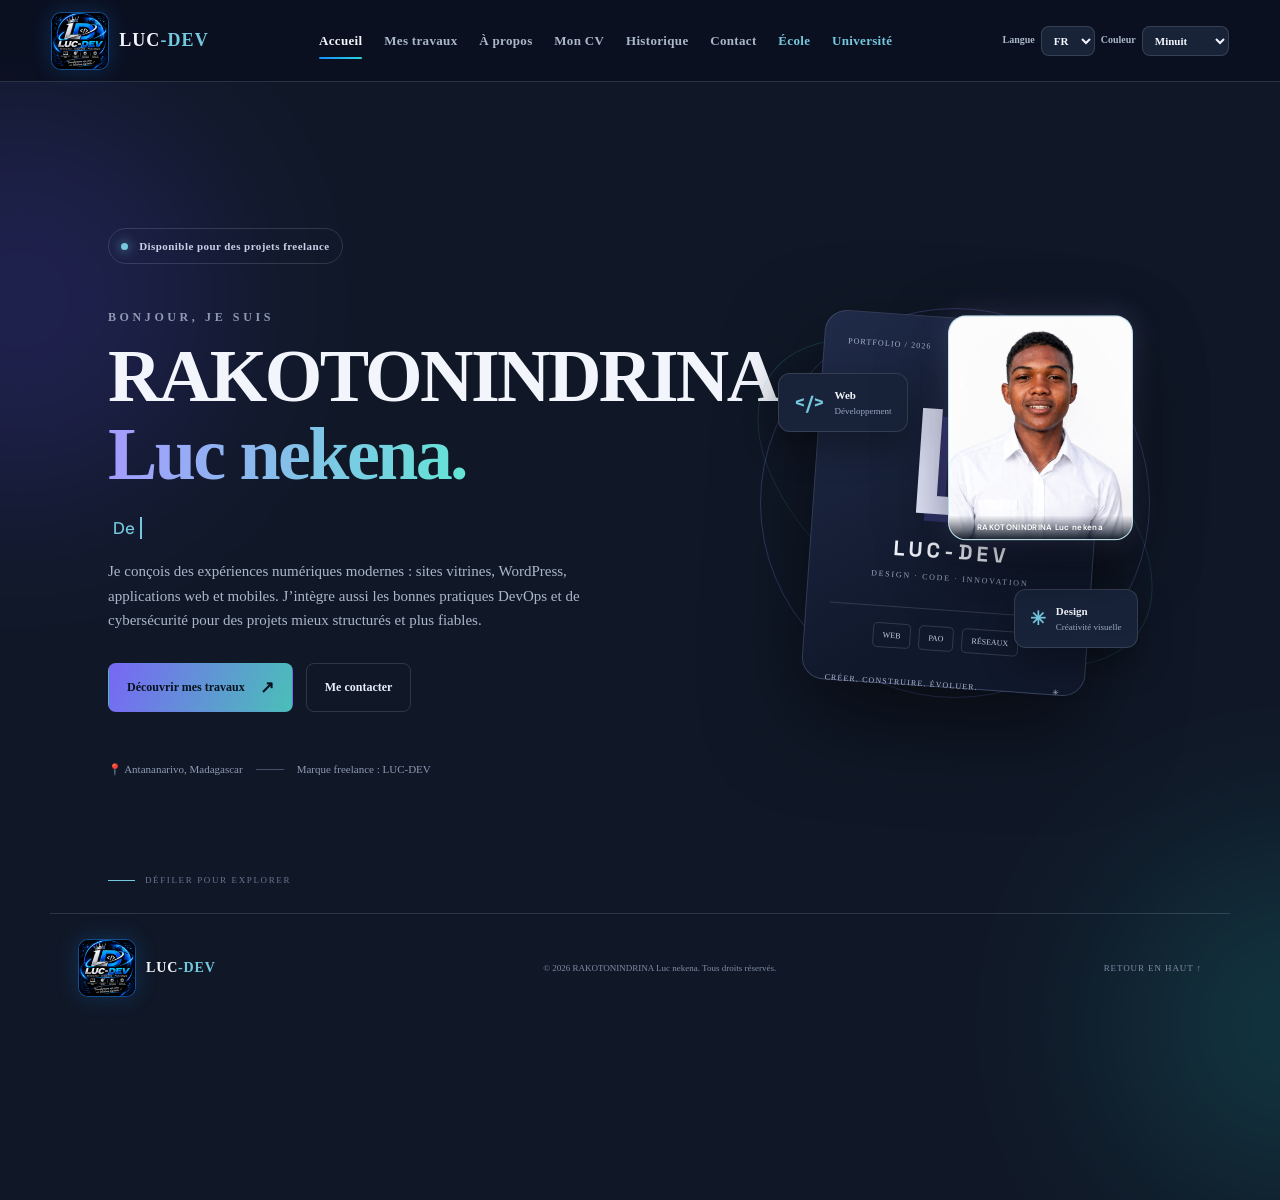
<file: index.html>
<!doctype html>
<html lang="fr">
<head>
  <meta charset="utf-8">
  <meta name="viewport" content="width=device-width, initial-scale=1">
  <meta name="theme-color" content="#0b1020">
  <meta name="description" content="Portfolio de RAKOTONINDRINA Luc nekena — développeur web, infographiste et freelance LUC-DEV à Madagascar.">
  <title>RAKOTONINDRINA Luc nekena | Accueil LUC-DEV</title>
  <link rel="preconnect" href="https://fonts.googleapis.com">
  <link rel="preconnect" href="https://fonts.gstatic.com" crossorigin>
  <link href="https://fonts.googleapis.com/css2?family=DM+Sans:wght@400;500;600;700&family=Space+Grotesk:wght@400;500;600;700&display=swap" rel="stylesheet">
  <link rel="stylesheet" href="style.css">
</head>
<body>
<div class="ambient ambient-one"></div><div class="ambient ambient-two"></div>
  <header class="topbar">
    <a class="brand" href="index.html" aria-label="Accueil LUC-DEV"><img class="brand-logo" src="assets/luc-dev-logo.png" alt="Logo LUC-DEV"><span class="brand-wordmark">LUC<span class="brand-accent">-DEV</span></span></a>
    <button class="menu-toggle" id="menuToggle" aria-label="Ouvrir le menu" aria-expanded="false"><span></span><span></span><span></span></button>
    <nav id="mainNav">
      <a href="index.html" class="nav-link active" aria-current="page">Accueil</a>
      <a href="travaux.html" class="nav-link">Mes travaux</a>
      <a href="apropos.html" class="nav-link">À propos</a>
      <a href="cv.html" class="nav-link">Mon CV</a>
      <a href="historique.html" class="nav-link">Historique</a>
      <a href="contact.html" class="nav-link">Contact</a>
      <a href="https://www.facebook.com/sitraka.h.rasoanaivo" class="nav-link school-link" target="_blank" rel="noopener noreferrer">École</a>
      <a href="https://www.facebook.com/University.Akamasoa" class="nav-link school-link" target="_blank" rel="noopener noreferrer">Université</a>
    </nav>
    <div class="site-controls" aria-label="Préférences du site">
      <label class="control-label" for="languageSelect">Langue</label>
      <select id="languageSelect" aria-label="Choose language"><option value="fr">FR</option><option value="en">EN</option></select>
      <label class="control-label" for="themeSelect">Couleur</label>
      <select id="themeSelect" aria-label="Choisir une couleur">
        <option value="midnight">Minuit</option><option value="ocean">Océan</option><option value="forest">Forêt</option><option value="lavender">Lavande</option><option value="sand">Sable</option><option value="rose">Rose doux</option><option value="slate">Ardoise</option><option value="mint">Menthe</option><option value="amber">Ambre</option><option value="plum">Prune</option><option value="ice">Glacier</option><option value="graphite">Graphite</option>
      </select>
    </div>
  </header>
  <main class="page-main">
    <section class="hero section" id="accueil">
      <div class="hero-copy">
        <div class="eyebrow"><span class="status-dot"></span> Disponible pour des projets freelance</div>
        <p class="hero-kicker">BONJOUR, JE SUIS</p>
        <h1>RAKOTONINDRINA<br><span class="gradient-text">Luc nekena.</span></h1>
        <h2 class="typing-line" data-typing="DevOps|Cybersécurité|Développement web|WordPress|Applications web & mobiles">DevOps <span>·</span> Cybersécurité <span>·</span> Développement web</h2>
        <p class="hero-description">Je conçois des expériences numériques modernes : sites vitrines, WordPress, applications web et mobiles. J’intègre aussi les bonnes pratiques DevOps et de cybersécurité pour des projets mieux structurés et plus fiables.</p>
        <div class="hero-actions">
          <a class="button button-primary" href="travaux.html">Découvrir mes travaux <span>↗</span></a>
          <a class="button button-ghost" href="contact.html">Me contacter</a>
        </div>
        <div class="hero-meta"><span>📍 Antananarivo, Madagascar</span><span class="meta-line"></span><span>Marque freelance : LUC-DEV</span></div>
      </div>
      <div class="hero-visual">
        <div class="visual-orbit orbit-a"></div><div class="visual-orbit orbit-b"></div>
        <div class="portrait-frame mirror-portrait"><img src="assets/luc-profile.png" alt="Photo de profil de RAKOTONINDRINA Luc nekena"><span class="portrait-caption">RAKOTONINDRINA Luc nekena</span></div>
        <div class="profile-card">
          <div class="profile-top"><span class="tiny-label">PORTFOLIO / 2026</span><span class="online-indicator">● EN LIGNE</span></div>
          <div class="monogram">L<span>.</span></div>
          <div class="profile-name">LUC-DEV</div>
          <div class="profile-role">DESIGN · CODE · INNOVATION</div>
          <div class="profile-divider"></div>
          <div class="profile-tags"><span>WEB</span><span>PAO</span><span>RÉSEAUX</span></div>
          <div class="profile-bottom"><span>CRÉER. CONSTRUIRE. ÉVOLUER.</span><span>✳</span></div>
        </div>
        <div class="float-chip chip-code"><span class="chip-icon">&lt;/&gt;</span><span><b>Web</b><small>Développement</small></span></div>
        <div class="float-chip chip-design"><span class="chip-icon">✳</span><span><b>Design</b><small>Créativité visuelle</small></span></div>
      </div>
      <a class="scroll-cue" href="#travaux"><span></span> DÉFILER POUR EXPLORER</a>
    </section>
  </main>
  <footer class="footer"><a class="brand" href="index.html"><img class="brand-logo" src="assets/luc-dev-logo.png" alt="Logo LUC-DEV"><span class="brand-wordmark">LUC<span class="brand-accent">-DEV</span></span></a><p>© <span id="year"></span> RAKOTONINDRINA Luc nekena. Tous droits réservés.</p><a href="index.html" class="back-top">RETOUR EN HAUT ↑</a></footer>
  <script src="script.js"></script>

</body>
</html>
</file>
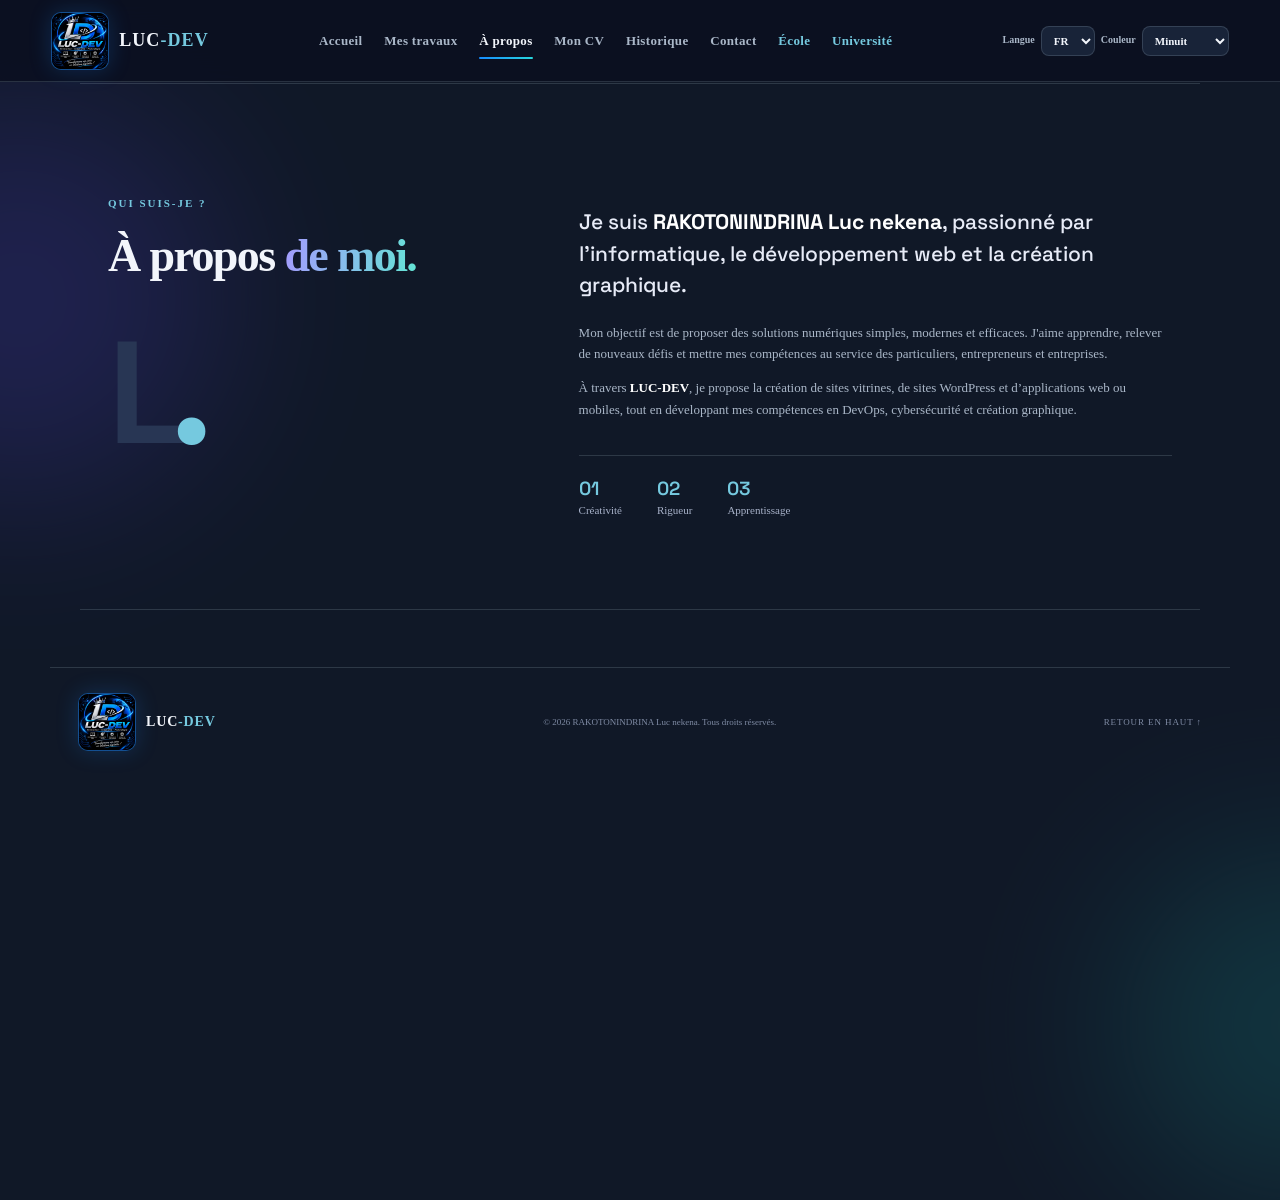
<file: apropos.html>
<!doctype html>
<html lang="fr">
<head>
  <meta charset="utf-8">
  <meta name="viewport" content="width=device-width, initial-scale=1">
  <meta name="theme-color" content="#0b1020">
  <meta name="description" content="Portfolio de RAKOTONINDRINA Luc nekena — développeur web, infographiste et freelance LUC-DEV à Madagascar.">
  <title>À propos | LUC-DEV</title>
  <link rel="preconnect" href="https://fonts.googleapis.com">
  <link rel="preconnect" href="https://fonts.gstatic.com" crossorigin>
  <link href="https://fonts.googleapis.com/css2?family=DM+Sans:wght@400;500;600;700&family=Space+Grotesk:wght@400;500;600;700&display=swap" rel="stylesheet">
  <link rel="stylesheet" href="style.css">
</head>
<body>
<div class="ambient ambient-one"></div><div class="ambient ambient-two"></div>
  <header class="topbar">
    <a class="brand" href="index.html" aria-label="Accueil LUC-DEV"><img class="brand-logo" src="assets/luc-dev-logo.png" alt="Logo LUC-DEV"><span class="brand-wordmark">LUC<span class="brand-accent">-DEV</span></span></a>
    <button class="menu-toggle" id="menuToggle" aria-label="Ouvrir le menu" aria-expanded="false"><span></span><span></span><span></span></button>
    <nav id="mainNav">
      <a href="index.html" class="nav-link">Accueil</a>
      <a href="travaux.html" class="nav-link">Mes travaux</a>
      <a href="apropos.html" class="nav-link active" aria-current="page">À propos</a>
      <a href="cv.html" class="nav-link">Mon CV</a>
      <a href="historique.html" class="nav-link">Historique</a>
      <a href="contact.html" class="nav-link">Contact</a>
      <a href="https://www.facebook.com/sitraka.h.rasoanaivo" class="nav-link school-link" target="_blank" rel="noopener noreferrer">École</a>
      <a href="https://www.facebook.com/University.Akamasoa" class="nav-link school-link" target="_blank" rel="noopener noreferrer">Université</a>
    </nav>
    <div class="site-controls" aria-label="Préférences du site">
      <label class="control-label" for="languageSelect">Langue</label>
      <select id="languageSelect" aria-label="Choose language"><option value="fr">FR</option><option value="en">EN</option></select>
      <label class="control-label" for="themeSelect">Couleur</label>
      <select id="themeSelect" aria-label="Choisir une couleur">
        <option value="midnight">Minuit</option><option value="ocean">Océan</option><option value="forest">Forêt</option><option value="lavender">Lavande</option><option value="sand">Sable</option><option value="rose">Rose doux</option><option value="slate">Ardoise</option><option value="mint">Menthe</option><option value="amber">Ambre</option><option value="plum">Prune</option><option value="ice">Glacier</option><option value="graphite">Graphite</option>
      </select>
    </div>
  </header>
  <main class="page-main">
    <section class="section about-section" id="apropos">
      <div class="about-left"><p class="eyebrow">QUI SUIS-JE ?</p><h2>À propos <span class="gradient-text">de moi.</span></h2><div class="about-mark">L<span>.</span></div></div>
      <div class="about-content"><p class="about-lead">Je suis <strong>RAKOTONINDRINA Luc nekena</strong>, passionné par l'informatique, le développement web et la création graphique.</p><p>Mon objectif est de proposer des solutions numériques simples, modernes et efficaces. J'aime apprendre, relever de nouveaux défis et mettre mes compétences au service des particuliers, entrepreneurs et entreprises.</p><p>À travers <strong>LUC-DEV</strong>, je propose la création de sites vitrines, de sites WordPress et d’applications web ou mobiles, tout en développant mes compétences en DevOps, cybersécurité et création graphique.</p>
        <div class="values"><div><b>01</b><span>Créativité</span></div><div><b>02</b><span>Rigueur</span></div><div><b>03</b><span>Apprentissage</span></div></div>
      </div>
    </section>
  </main>
  <footer class="footer"><a class="brand" href="index.html"><img class="brand-logo" src="assets/luc-dev-logo.png" alt="Logo LUC-DEV"><span class="brand-wordmark">LUC<span class="brand-accent">-DEV</span></span></a><p>© <span id="year"></span> RAKOTONINDRINA Luc nekena. Tous droits réservés.</p><a href="index.html" class="back-top">RETOUR EN HAUT ↑</a></footer>
  <script src="script.js"></script>

</body>
</html>
</file>
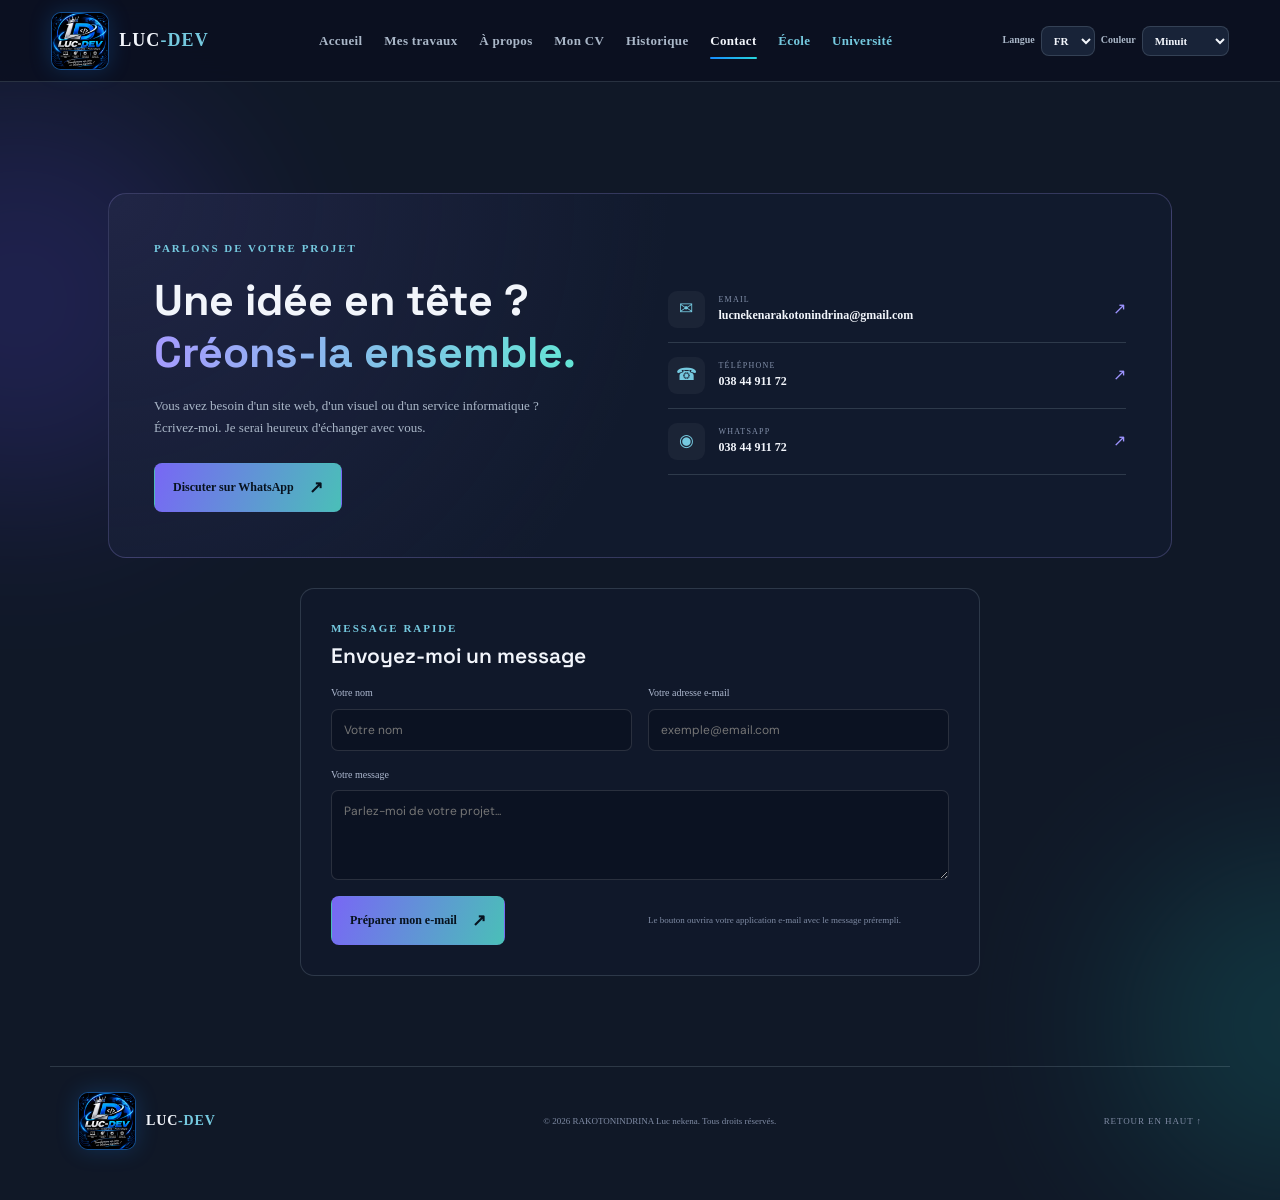
<file: contact.html>
<!doctype html>
<html lang="fr">
<head>
  <meta charset="utf-8">
  <meta name="viewport" content="width=device-width, initial-scale=1">
  <meta name="theme-color" content="#0b1020">
  <meta name="description" content="Portfolio de RAKOTONINDRINA Luc nekena — développeur web, infographiste et freelance LUC-DEV à Madagascar.">
  <title>Contact | LUC-DEV</title>
  <link rel="preconnect" href="https://fonts.googleapis.com">
  <link rel="preconnect" href="https://fonts.gstatic.com" crossorigin>
  <link href="https://fonts.googleapis.com/css2?family=DM+Sans:wght@400;500;600;700&family=Space+Grotesk:wght@400;500;600;700&display=swap" rel="stylesheet">
  <link rel="stylesheet" href="style.css">
</head>
<body>
<div class="ambient ambient-one"></div><div class="ambient ambient-two"></div>
  <header class="topbar">
    <a class="brand" href="index.html" aria-label="Accueil LUC-DEV"><img class="brand-logo" src="assets/luc-dev-logo.png" alt="Logo LUC-DEV"><span class="brand-wordmark">LUC<span class="brand-accent">-DEV</span></span></a>
    <button class="menu-toggle" id="menuToggle" aria-label="Ouvrir le menu" aria-expanded="false"><span></span><span></span><span></span></button>
    <nav id="mainNav">
      <a href="index.html" class="nav-link">Accueil</a>
      <a href="travaux.html" class="nav-link">Mes travaux</a>
      <a href="apropos.html" class="nav-link">À propos</a>
      <a href="cv.html" class="nav-link">Mon CV</a>
      <a href="historique.html" class="nav-link">Historique</a>
      <a href="contact.html" class="nav-link active" aria-current="page">Contact</a>
      <a href="https://www.facebook.com/sitraka.h.rasoanaivo" class="nav-link school-link" target="_blank" rel="noopener noreferrer">École</a>
      <a href="https://www.facebook.com/University.Akamasoa" class="nav-link school-link" target="_blank" rel="noopener noreferrer">Université</a>
    </nav>
    <div class="site-controls" aria-label="Préférences du site">
      <label class="control-label" for="languageSelect">Langue</label>
      <select id="languageSelect" aria-label="Choose language"><option value="fr">FR</option><option value="en">EN</option></select>
      <label class="control-label" for="themeSelect">Couleur</label>
      <select id="themeSelect" aria-label="Choisir une couleur">
        <option value="midnight">Minuit</option><option value="ocean">Océan</option><option value="forest">Forêt</option><option value="lavender">Lavande</option><option value="sand">Sable</option><option value="rose">Rose doux</option><option value="slate">Ardoise</option><option value="mint">Menthe</option><option value="amber">Ambre</option><option value="plum">Prune</option><option value="ice">Glacier</option><option value="graphite">Graphite</option>
      </select>
    </div>
  </header>
  <main class="page-main">
    <section class="section contact-section" id="contact">
      <div class="contact-panel">
        <div class="contact-copy"><p class="eyebrow">PARLONS DE VOTRE PROJET</p><h2>Une idée en tête ?<br><span class="gradient-text">Créons-la ensemble.</span></h2><p>Vous avez besoin d'un site web, d'un visuel ou d'un service informatique ? Écrivez-moi. Je serai heureux d'échanger avec vous.</p><a class="button button-primary" href="https://wa.me/261384491172" target="_blank" rel="noopener">Discuter sur WhatsApp <span>↗</span></a></div>
        <div class="contact-details">
          <a class="contact-line" href="mailto:lucnekenarakotonindrina@gmail.com"><span class="contact-icon">✉</span><span><small>EMAIL</small><b>lucnekenarakotonindrina@gmail.com</b></span><span class="arrow">↗</span></a>
          <a class="contact-line" href="tel:+261384491172"><span class="contact-icon">☎</span><span><small>TÉLÉPHONE</small><b>038 44 911 72</b></span><span class="arrow">↗</span></a>
          <a class="contact-line" href="https://wa.me/261384491172" target="_blank" rel="noopener"><span class="contact-icon">◉</span><span><small>WHATSAPP</small><b>038 44 911 72</b></span><span class="arrow">↗</span></a>
        </div>
      </div>
      <form class="message-form" id="contactForm"><div><p class="eyebrow">MESSAGE RAPIDE</p><h3>Envoyez-moi un message</h3></div><label>Votre nom<input name="name" required placeholder="Votre nom"></label><label>Votre adresse e-mail<input name="email" type="email" required placeholder="exemple@email.com"></label><label>Votre message<textarea name="message" rows="4" required placeholder="Parlez-moi de votre projet..."></textarea></label><button class="button button-primary" type="submit">Préparer mon e-mail <span>↗</span></button><p class="form-hint" id="formHint">Le bouton ouvrira votre application e-mail avec le message prérempli.</p></form>
    </section>
  </main>
  <footer class="footer"><a class="brand" href="index.html"><img class="brand-logo" src="assets/luc-dev-logo.png" alt="Logo LUC-DEV"><span class="brand-wordmark">LUC<span class="brand-accent">-DEV</span></span></a><p>© <span id="year"></span> RAKOTONINDRINA Luc nekena. Tous droits réservés.</p><a href="index.html" class="back-top">RETOUR EN HAUT ↑</a></footer>
  <script src="script.js"></script>

</body>
</html>
</file>
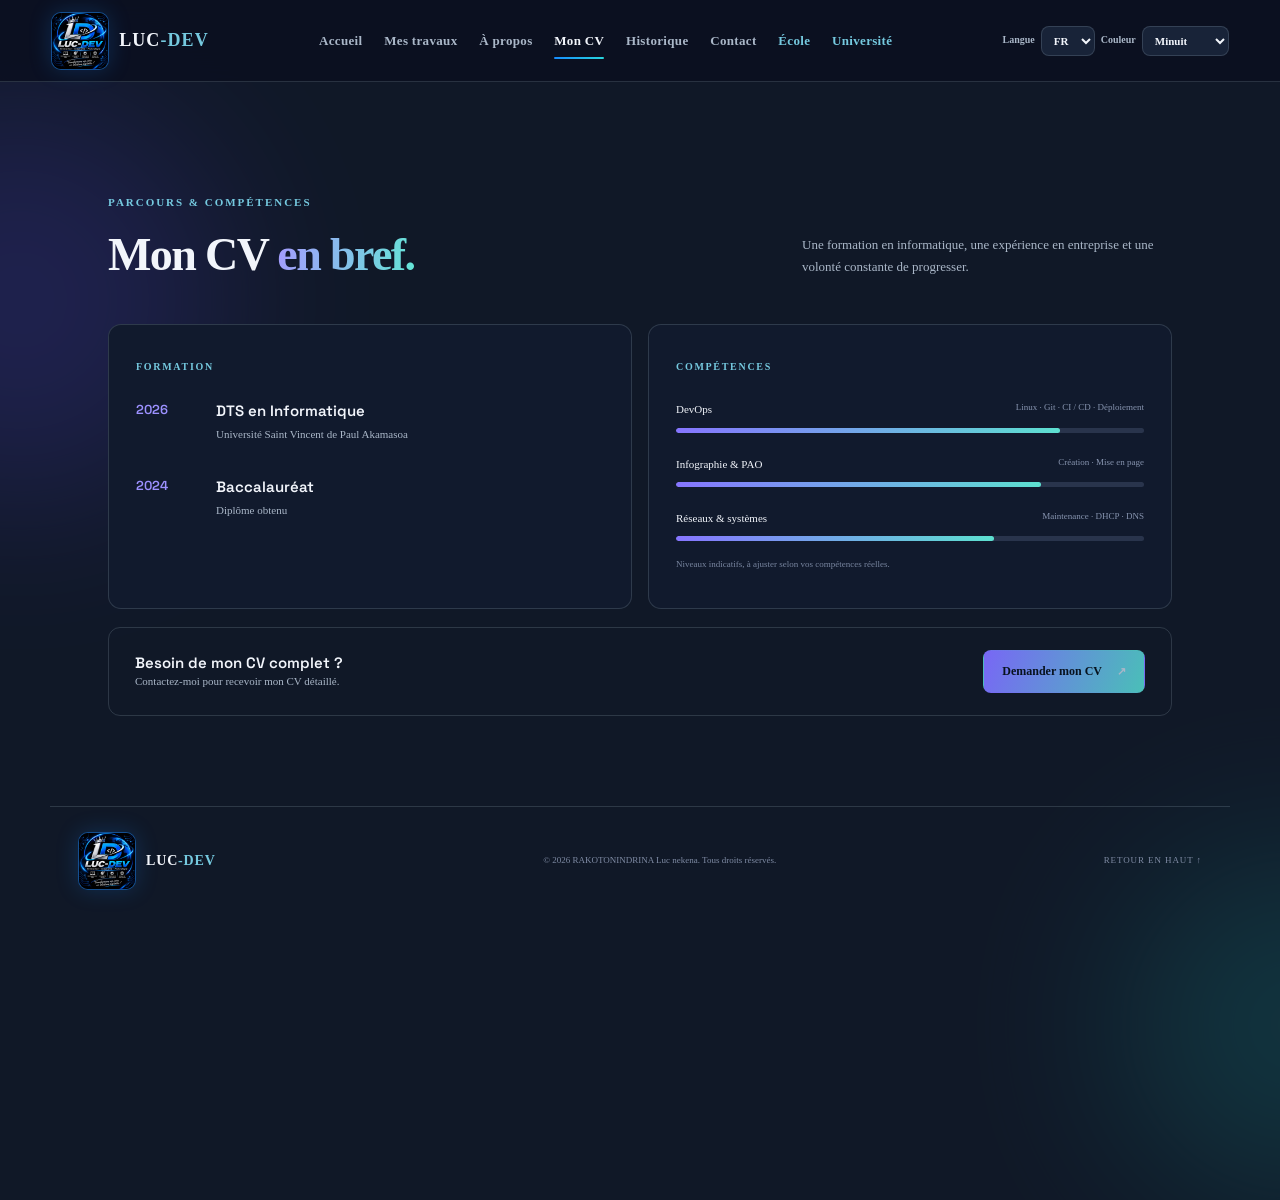
<file: cv.html>
<!doctype html>
<html lang="fr">
<head>
  <meta charset="utf-8">
  <meta name="viewport" content="width=device-width, initial-scale=1">
  <meta name="theme-color" content="#0b1020">
  <meta name="description" content="Portfolio de RAKOTONINDRINA Luc nekena — développeur web, infographiste et freelance LUC-DEV à Madagascar.">
  <title>Mon CV | LUC-DEV</title>
  <link rel="preconnect" href="https://fonts.googleapis.com">
  <link rel="preconnect" href="https://fonts.gstatic.com" crossorigin>
  <link href="https://fonts.googleapis.com/css2?family=DM+Sans:wght@400;500;600;700&family=Space+Grotesk:wght@400;500;600;700&display=swap" rel="stylesheet">
  <link rel="stylesheet" href="style.css">
</head>
<body>
<div class="ambient ambient-one"></div><div class="ambient ambient-two"></div>
  <header class="topbar">
    <a class="brand" href="index.html" aria-label="Accueil LUC-DEV"><img class="brand-logo" src="assets/luc-dev-logo.png" alt="Logo LUC-DEV"><span class="brand-wordmark">LUC<span class="brand-accent">-DEV</span></span></a>
    <button class="menu-toggle" id="menuToggle" aria-label="Ouvrir le menu" aria-expanded="false"><span></span><span></span><span></span></button>
    <nav id="mainNav">
      <a href="index.html" class="nav-link">Accueil</a>
      <a href="travaux.html" class="nav-link">Mes travaux</a>
      <a href="apropos.html" class="nav-link">À propos</a>
      <a href="cv.html" class="nav-link active" aria-current="page">Mon CV</a>
      <a href="historique.html" class="nav-link">Historique</a>
      <a href="contact.html" class="nav-link">Contact</a>
      <a href="https://www.facebook.com/sitraka.h.rasoanaivo" class="nav-link school-link" target="_blank" rel="noopener noreferrer">École</a>
      <a href="https://www.facebook.com/University.Akamasoa" class="nav-link school-link" target="_blank" rel="noopener noreferrer">Université</a>
    </nav>
    <div class="site-controls" aria-label="Préférences du site">
      <label class="control-label" for="languageSelect">Langue</label>
      <select id="languageSelect" aria-label="Choose language"><option value="fr">FR</option><option value="en">EN</option></select>
      <label class="control-label" for="themeSelect">Couleur</label>
      <select id="themeSelect" aria-label="Choisir une couleur">
        <option value="midnight">Minuit</option><option value="ocean">Océan</option><option value="forest">Forêt</option><option value="lavender">Lavande</option><option value="sand">Sable</option><option value="rose">Rose doux</option><option value="slate">Ardoise</option><option value="mint">Menthe</option><option value="amber">Ambre</option><option value="plum">Prune</option><option value="ice">Glacier</option><option value="graphite">Graphite</option>
      </select>
    </div>
  </header>
  <main class="page-main">
    <section class="section cv-section" id="cv">
      <div class="section-heading"><div><p class="eyebrow">PARCOURS &amp; COMPÉTENCES</p><h2>Mon CV <span class="gradient-text">en bref.</span></h2></div><p class="section-intro">Une formation en informatique, une expérience en entreprise et une volonté constante de progresser.</p></div>
      <div class="cv-grid">
        <div class="cv-panel"><span class="panel-label">FORMATION</span><div class="timeline-item"><span class="timeline-date">2026</span><div><h3>DTS en Informatique</h3><p>Université Saint Vincent de Paul Akamasoa</p></div></div><div class="timeline-item"><span class="timeline-date">2024</span><div><h3>Baccalauréat</h3><p>Diplôme obtenu</p></div></div></div>
        <div class="cv-panel"><span class="panel-label">COMPÉTENCES</span><div class="skill"><div><span>DevOps</span><b>Linux · Git · CI / CD · Déploiement</b></div><div class="skill-track"><i style="width:82%"></i></div></div><div class="skill"><div><span>Infographie &amp; PAO</span><b>Création · Mise en page</b></div><div class="skill-track"><i style="width:78%"></i></div></div><div class="skill"><div><span>Réseaux &amp; systèmes</span><b>Maintenance · DHCP · DNS</b></div><div class="skill-track"><i style="width:68%"></i></div></div><p class="skill-disclaimer">Niveaux indicatifs, à ajuster selon vos compétences réelles.</p></div>
      </div>
      <div class="cv-footer"><div><b>Besoin de mon CV complet ?</b><span>Contactez-moi pour recevoir mon CV détaillé.</span></div><a class="button button-primary" href="mailto:lucnekenarakotonindrina@gmail.com?subject=Demande%20de%20CV">Demander mon CV <span>↗</span></a></div>
    </section>
  </main>
  <footer class="footer"><a class="brand" href="index.html"><img class="brand-logo" src="assets/luc-dev-logo.png" alt="Logo LUC-DEV"><span class="brand-wordmark">LUC<span class="brand-accent">-DEV</span></span></a><p>© <span id="year"></span> RAKOTONINDRINA Luc nekena. Tous droits réservés.</p><a href="index.html" class="back-top">RETOUR EN HAUT ↑</a></footer>
  <script src="script.js"></script>

</body>
</html>
</file>
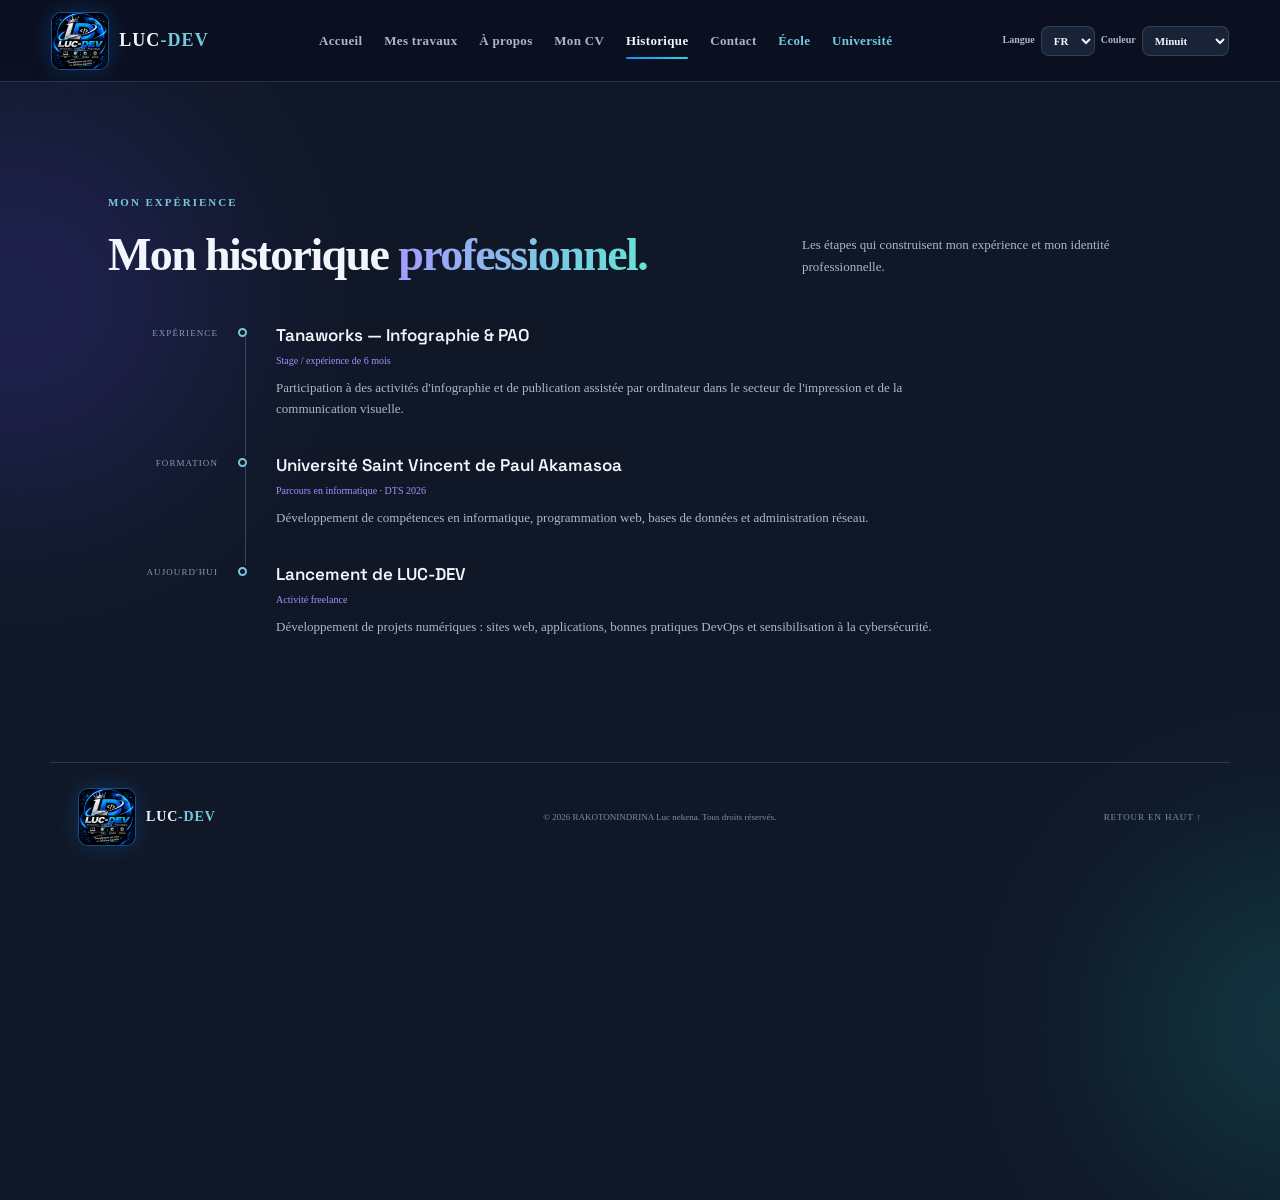
<file: historique.html>
<!doctype html>
<html lang="fr">
<head>
  <meta charset="utf-8">
  <meta name="viewport" content="width=device-width, initial-scale=1">
  <meta name="theme-color" content="#0b1020">
  <meta name="description" content="Portfolio de RAKOTONINDRINA Luc nekena — développeur web, infographiste et freelance LUC-DEV à Madagascar.">
  <title>Historique professionnel | LUC-DEV</title>
  <link rel="preconnect" href="https://fonts.googleapis.com">
  <link rel="preconnect" href="https://fonts.gstatic.com" crossorigin>
  <link href="https://fonts.googleapis.com/css2?family=DM+Sans:wght@400;500;600;700&family=Space+Grotesk:wght@400;500;600;700&display=swap" rel="stylesheet">
  <link rel="stylesheet" href="style.css">
</head>
<body>
<div class="ambient ambient-one"></div><div class="ambient ambient-two"></div>
  <header class="topbar">
    <a class="brand" href="index.html" aria-label="Accueil LUC-DEV"><img class="brand-logo" src="assets/luc-dev-logo.png" alt="Logo LUC-DEV"><span class="brand-wordmark">LUC<span class="brand-accent">-DEV</span></span></a>
    <button class="menu-toggle" id="menuToggle" aria-label="Ouvrir le menu" aria-expanded="false"><span></span><span></span><span></span></button>
    <nav id="mainNav">
      <a href="index.html" class="nav-link">Accueil</a>
      <a href="travaux.html" class="nav-link">Mes travaux</a>
      <a href="apropos.html" class="nav-link">À propos</a>
      <a href="cv.html" class="nav-link">Mon CV</a>
      <a href="historique.html" class="nav-link active" aria-current="page">Historique</a>
      <a href="contact.html" class="nav-link">Contact</a>
      <a href="https://www.facebook.com/sitraka.h.rasoanaivo" class="nav-link school-link" target="_blank" rel="noopener noreferrer">École</a>
      <a href="https://www.facebook.com/University.Akamasoa" class="nav-link school-link" target="_blank" rel="noopener noreferrer">Université</a>
    </nav>
    <div class="site-controls" aria-label="Préférences du site">
      <label class="control-label" for="languageSelect">Langue</label>
      <select id="languageSelect" aria-label="Choose language"><option value="fr">FR</option><option value="en">EN</option></select>
      <label class="control-label" for="themeSelect">Couleur</label>
      <select id="themeSelect" aria-label="Choisir une couleur">
        <option value="midnight">Minuit</option><option value="ocean">Océan</option><option value="forest">Forêt</option><option value="lavender">Lavande</option><option value="sand">Sable</option><option value="rose">Rose doux</option><option value="slate">Ardoise</option><option value="mint">Menthe</option><option value="amber">Ambre</option><option value="plum">Prune</option><option value="ice">Glacier</option><option value="graphite">Graphite</option>
      </select>
    </div>
  </header>
  <main class="page-main">
    <section class="section history-section" id="historique">
      <div class="section-heading"><div><p class="eyebrow">MON EXPÉRIENCE</p><h2>Mon historique <span class="gradient-text">professionnel.</span></h2></div><p class="section-intro">Les étapes qui construisent mon expérience et mon identité professionnelle.</p></div>
      <div class="history-list">
        <article class="history-item"><div class="history-date">EXPÉRIENCE</div><div class="history-marker"></div><div><h3>Tanaworks — Infographie &amp; PAO</h3><p class="history-duration">Stage / expérience de 6 mois</p><p>Participation à des activités d'infographie et de publication assistée par ordinateur dans le secteur de l'impression et de la communication visuelle.</p></div></article>
        <article class="history-item"><div class="history-date">FORMATION</div><div class="history-marker"></div><div><h3>Université Saint Vincent de Paul Akamasoa</h3><p class="history-duration">Parcours en informatique · DTS 2026</p><p>Développement de compétences en informatique, programmation web, bases de données et administration réseau.</p></div></article>
        <article class="history-item"><div class="history-date">AUJOURD'HUI</div><div class="history-marker"></div><div><h3>Lancement de LUC-DEV</h3><p class="history-duration">Activité freelance</p><p>Développement de projets numériques : sites web, applications, bonnes pratiques DevOps et sensibilisation à la cybersécurité.</p></div></article>
      </div>
    </section>
  </main>
  <footer class="footer"><a class="brand" href="index.html"><img class="brand-logo" src="assets/luc-dev-logo.png" alt="Logo LUC-DEV"><span class="brand-wordmark">LUC<span class="brand-accent">-DEV</span></span></a><p>© <span id="year"></span> RAKOTONINDRINA Luc nekena. Tous droits réservés.</p><a href="index.html" class="back-top">RETOUR EN HAUT ↑</a></footer>
  <script src="script.js"></script>

</body>
</html>
</file>
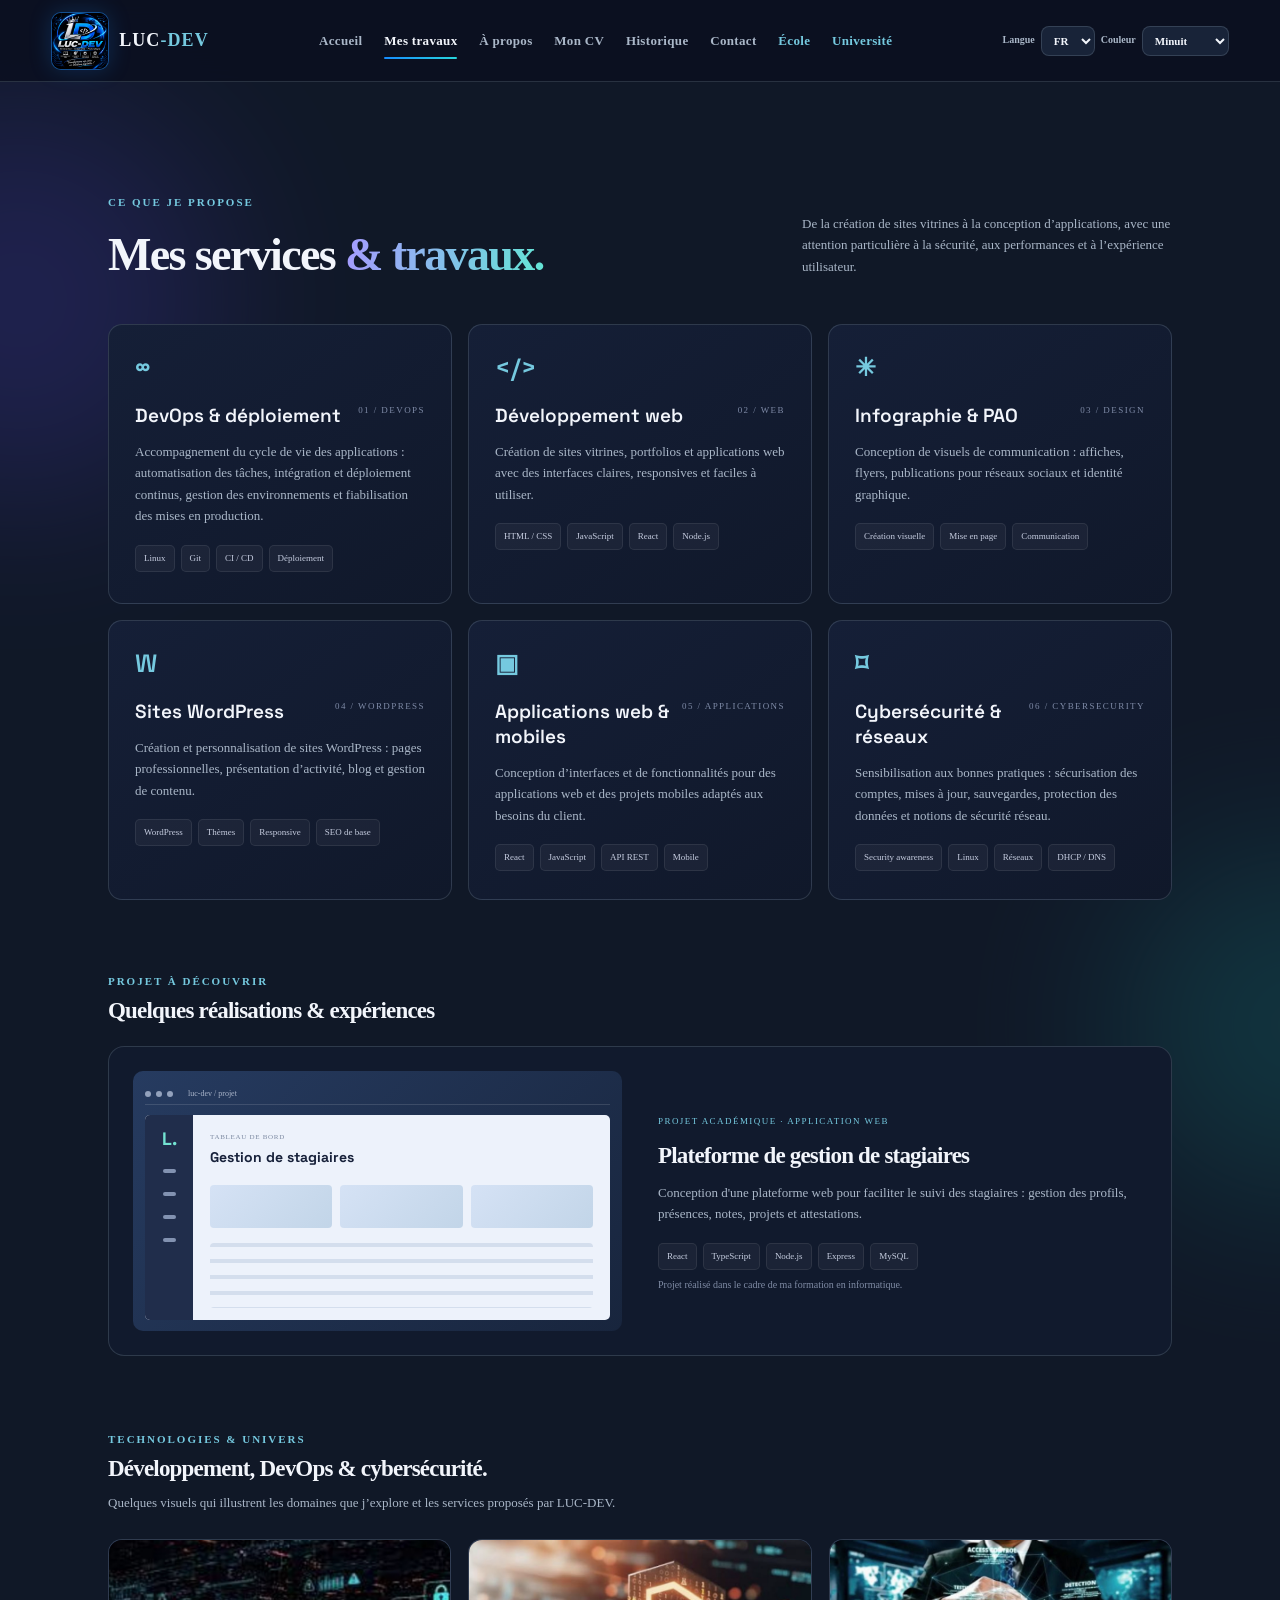
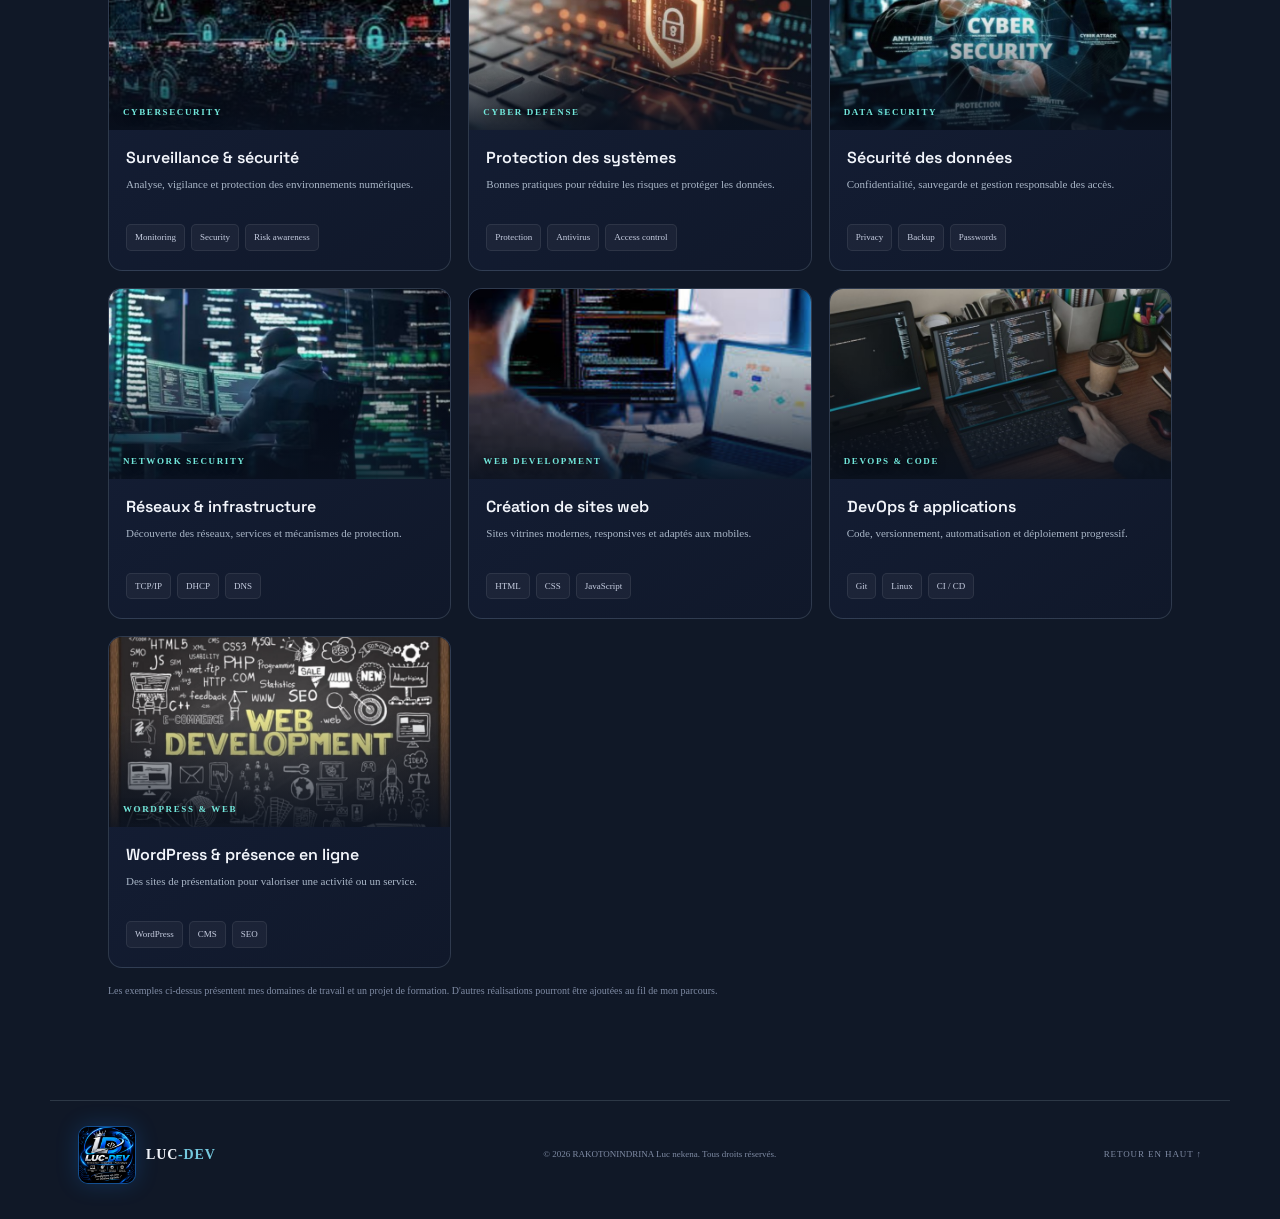
<file: travaux.html>
<!doctype html>
<html lang="fr">
<head>
  <meta charset="utf-8">
  <meta name="viewport" content="width=device-width, initial-scale=1">
  <meta name="theme-color" content="#0b1020">
  <meta name="description" content="Portfolio de RAKOTONINDRINA Luc nekena — développeur web, infographiste et freelance LUC-DEV à Madagascar.">
  <title>Mes travaux & expertises | LUC-DEV</title>
  <link rel="preconnect" href="https://fonts.googleapis.com">
  <link rel="preconnect" href="https://fonts.gstatic.com" crossorigin>
  <link href="https://fonts.googleapis.com/css2?family=DM+Sans:wght@400;500;600;700&family=Space+Grotesk:wght@400;500;600;700&display=swap" rel="stylesheet">
  <link rel="stylesheet" href="style.css">
</head>
<body>
<div class="ambient ambient-one"></div><div class="ambient ambient-two"></div>
  <header class="topbar">
    <a class="brand" href="index.html" aria-label="Accueil LUC-DEV"><img class="brand-logo" src="assets/luc-dev-logo.png" alt="Logo LUC-DEV"><span class="brand-wordmark">LUC<span class="brand-accent">-DEV</span></span></a>
    <button class="menu-toggle" id="menuToggle" aria-label="Ouvrir le menu" aria-expanded="false"><span></span><span></span><span></span></button>
    <nav id="mainNav">
      <a href="index.html" class="nav-link">Accueil</a>
      <a href="travaux.html" class="nav-link active" aria-current="page">Mes travaux</a>
      <a href="apropos.html" class="nav-link">À propos</a>
      <a href="cv.html" class="nav-link">Mon CV</a>
      <a href="historique.html" class="nav-link">Historique</a>
      <a href="contact.html" class="nav-link">Contact</a>
      <a href="https://www.facebook.com/sitraka.h.rasoanaivo" class="nav-link school-link" target="_blank" rel="noopener noreferrer">École</a>
      <a href="https://www.facebook.com/University.Akamasoa" class="nav-link school-link" target="_blank" rel="noopener noreferrer">Université</a>
    </nav>
    <div class="site-controls" aria-label="Préférences du site">
      <label class="control-label" for="languageSelect">Langue</label>
      <select id="languageSelect" aria-label="Choose language"><option value="fr">FR</option><option value="en">EN</option></select>
      <label class="control-label" for="themeSelect">Couleur</label>
      <select id="themeSelect" aria-label="Choisir une couleur">
        <option value="midnight">Minuit</option><option value="ocean">Océan</option><option value="forest">Forêt</option><option value="lavender">Lavande</option><option value="sand">Sable</option><option value="rose">Rose doux</option><option value="slate">Ardoise</option><option value="mint">Menthe</option><option value="amber">Ambre</option><option value="plum">Prune</option><option value="ice">Glacier</option><option value="graphite">Graphite</option>
      </select>
    </div>
  </header>
  <main class="page-main">
    <section class="section work-section" id="travaux">
      <div class="section-heading">
        <div><p class="eyebrow">CE QUE JE PROPOSE</p><h2>Mes services <span class="gradient-text">&amp; travaux.</span></h2></div>
        <p class="section-intro">De la création de sites vitrines à la conception d’applications, avec une attention particulière à la sécurité, aux performances et à l’expérience utilisateur.</p>
      </div>
      <div class="service-grid">
        <article class="service-card">
          <div class="service-icon">∞</div><span class="card-number">01 / DEVOPS</span>
          <h3>DevOps &amp; déploiement</h3><p>Accompagnement du cycle de vie des applications : automatisation des tâches, intégration et déploiement continus, gestion des environnements et fiabilisation des mises en production.</p>
          <div class="tags"><span>Linux</span><span>Git</span><span>CI / CD</span><span>Déploiement</span></div>
        </article>
        <article class="service-card">
          <div class="service-icon">&lt;/&gt;</div><span class="card-number">02 / WEB</span>
          <h3>Développement web</h3><p>Création de sites vitrines, portfolios et applications web avec des interfaces claires, responsives et faciles à utiliser.</p>
          <div class="tags"><span>HTML / CSS</span><span>JavaScript</span><span>React</span><span>Node.js</span></div>
        </article>
        <article class="service-card">
          <div class="service-icon">✳</div><span class="card-number">03 / DESIGN</span>
          <h3>Infographie &amp; PAO</h3><p>Conception de visuels de communication : affiches, flyers, publications pour réseaux sociaux et identité graphique.</p>
          <div class="tags"><span>Création visuelle</span><span>Mise en page</span><span>Communication</span></div>
        </article>
        <article class="service-card">
          <div class="service-icon">W</div><span class="card-number">04 / WORDPRESS</span>
          <h3>Sites WordPress</h3><p>Création et personnalisation de sites WordPress : pages professionnelles, présentation d’activité, blog et gestion de contenu.</p>
          <div class="tags"><span>WordPress</span><span>Thèmes</span><span>Responsive</span><span>SEO de base</span></div>
        </article>
        <article class="service-card">
          <div class="service-icon">▣</div><span class="card-number">05 / APPLICATIONS</span>
          <h3>Applications web &amp; mobiles</h3><p>Conception d’interfaces et de fonctionnalités pour des applications web et des projets mobiles adaptés aux besoins du client.</p>
          <div class="tags"><span>React</span><span>JavaScript</span><span>API REST</span><span>Mobile</span></div>
        </article>
        <article class="service-card">
          <div class="service-icon">⌑</div><span class="card-number">06 / CYBERSECURITY</span>
          <h3>Cybersécurité &amp; réseaux</h3><p>Sensibilisation aux bonnes pratiques : sécurisation des comptes, mises à jour, sauvegardes, protection des données et notions de sécurité réseau.</p>
          <div class="tags"><span>Security awareness</span><span>Linux</span><span>Réseaux</span><span>DHCP / DNS</span></div>
        </article>
      </div>

      <div class="project-heading"><p class="eyebrow">PROJET À DÉCOUVRIR</p><h3>Quelques réalisations &amp; expériences</h3></div>
      <article class="project-card">
        <div class="project-art">
          <div class="browser-bar"><i></i><i></i><i></i><span>luc-dev / projet</span></div>
          <div class="dashboard-art"><aside><b>L.</b><span></span><span></span><span></span><span></span></aside><div class="dash-main"><small>TABLEAU DE BORD</small><b>Gestion de stagiaires</b><div class="dash-widgets"><i></i><i></i><i></i></div><div class="dash-lines"></div></div></div>
        </div>
        <div class="project-info"><span class="project-type">PROJET ACADÉMIQUE · APPLICATION WEB</span><h4>Plateforme de gestion de stagiaires</h4><p>Conception d'une plateforme web pour faciliter le suivi des stagiaires : gestion des profils, présences, notes, projets et attestations.</p><div class="tags"><span>React</span><span>TypeScript</span><span>Node.js</span><span>Express</span><span>MySQL</span></div><span class="project-note">Projet réalisé dans le cadre de ma formation en informatique.</span></div>
      </article>
 
      <section class="expertise-gallery" id="expertises">
        <div class="project-heading"><p class="eyebrow">TECHNOLOGIES &amp; UNIVERS</p><h3>Développement, DevOps &amp; cybersécurité.</h3><p class="gallery-intro">Quelques visuels qui illustrent les domaines que j’explore et les services proposés par LUC-DEV.</p></div>
        <div class="visual-grid">
          <article class="visual-card reveal"><div class="visual-image"><img src="assets/cyber-operations.jpg" alt="Poste de travail en cybersécurité"><span class="image-label">CYBERSECURITY</span></div><div class="visual-caption"><h4>Surveillance &amp; sécurité</h4><p>Analyse, vigilance et protection des environnements numériques.</p><div class="tags"><span>Monitoring</span><span>Security</span><span>Risk awareness</span></div></div></article>
          <article class="visual-card reveal"><div class="visual-image"><img src="assets/cyber-security.jpg" alt="Illustration de cybersécurité"><span class="image-label">CYBER DEFENSE</span></div><div class="visual-caption"><h4>Protection des systèmes</h4><p>Bonnes pratiques pour réduire les risques et protéger les données.</p><div class="tags"><span>Protection</span><span>Antivirus</span><span>Access control</span></div></div></article>
          <article class="visual-card reveal"><div class="visual-image"><img src="assets/security-lock.jpg" alt="Cadenas numérique sur un clavier"><span class="image-label">DATA SECURITY</span></div><div class="visual-caption"><h4>Sécurité des données</h4><p>Confidentialité, sauvegarde et gestion responsable des accès.</p><div class="tags"><span>Privacy</span><span>Backup</span><span>Passwords</span></div></div></article>
          <article class="visual-card reveal"><div class="visual-image"><img src="assets/network-protection.jpg" alt="Réseau numérique protégé"><span class="image-label">NETWORK SECURITY</span></div><div class="visual-caption"><h4>Réseaux &amp; infrastructure</h4><p>Découverte des réseaux, services et mécanismes de protection.</p><div class="tags"><span>TCP/IP</span><span>DHCP</span><span>DNS</span></div></div></article>
          <article class="visual-card reveal"><div class="visual-image"><img src="assets/developer-workstation.jpg" alt="Ordinateur de développement web"><span class="image-label">WEB DEVELOPMENT</span></div><div class="visual-caption"><h4>Création de sites web</h4><p>Sites vitrines modernes, responsives et adaptés aux mobiles.</p><div class="tags"><span>HTML</span><span>CSS</span><span>JavaScript</span></div></div></article>
          <article class="visual-card reveal"><div class="visual-image"><img src="assets/web-coding.jpg" alt="Développeur travaillant sur du code"><span class="image-label">DEVOPS &amp; CODE</span></div><div class="visual-caption"><h4>DevOps &amp; applications</h4><p>Code, versionnement, automatisation et déploiement progressif.</p><div class="tags"><span>Git</span><span>Linux</span><span>CI / CD</span></div></div></article>
          <article class="visual-card reveal"><div class="visual-image"><img src="assets/web-development-board.jpg" alt="Tableau illustrant le développement web"><span class="image-label">WORDPRESS &amp; WEB</span></div><div class="visual-caption"><h4>WordPress &amp; présence en ligne</h4><p>Des sites de présentation pour valoriser une activité ou un service.</p><div class="tags"><span>WordPress</span><span>CMS</span><span>SEO</span></div></div></article>
        </div>
      </section>
      <p class="small-note">Les exemples ci-dessus présentent mes domaines de travail et un projet de formation. D'autres réalisations pourront être ajoutées au fil de mon parcours.</p>
    </section>
  </main>
  <footer class="footer"><a class="brand" href="index.html"><img class="brand-logo" src="assets/luc-dev-logo.png" alt="Logo LUC-DEV"><span class="brand-wordmark">LUC<span class="brand-accent">-DEV</span></span></a><p>© <span id="year"></span> RAKOTONINDRINA Luc nekena. Tous droits réservés.</p><a href="index.html" class="back-top">RETOUR EN HAUT ↑</a></footer>
  <script src="script.js"></script>

</body>
</html>
</file>
<file: style.css>
*{box-sizing:border-box} :root{--bg:#0b1020;--panel:#111a30;--panel2:#151f38;--text:#f4f6ff;--muted:#a4aec5;--line:rgba(185,201,235,.14);--accent:#8b7cff;--cyan:#5fe0d0}html{scroll-behavior:smooth;scroll-padding-top:90px}body{margin:0;background:var(--bg);color:var(--text);font-family:"DM Sans",sans-serif;line-height:1.65;overflow-x:hidden}a{color:inherit;text-decoration:none}.ambient{position:absolute;pointer-events:none;filter:blur(90px);opacity:.18;border-radius:50%;z-index:-1}.ambient-one{width:400px;height:400px;background:#654dff;top:100px;left:-180px}.ambient-two{width:350px;height:350px;background:#1cb9ae;top:850px;right:-190px}.topbar{height:82px;max-width:1180px;margin:auto;padding:0 28px;display:flex;align-items:center;justify-content:space-between;border-bottom:1px solid var(--line);position:sticky;top:0;background:rgba(11,16,32,.86);backdrop-filter:blur(18px);z-index:20}.brand{display:flex;align-items:center;gap:10px;font:700 18px "Space Grotesk";letter-spacing:.06em}.brand-mark{display:grid;place-items:center;width:34px;height:34px;border:1px solid #8b7cff;border-radius:10px;color:#fff;background:linear-gradient(145deg,#806dff55,#4ce0cf22)}.brand-accent{color:var(--cyan)}nav{display:flex;align-items:center;gap:28px}.nav-link{font-size:13px;color:var(--muted);transition:.2s}.nav-link:hover,.nav-link.active{color:#fff}.nav-contact{color:#fff;border:1px solid #5b5e87;padding:9px 15px;border-radius:8px}.nav-contact span{color:var(--cyan);margin-left:7px}.menu-toggle{display:none;background:none;border:0;padding:8px}.menu-toggle span{display:block;width:24px;height:2px;background:#fff;margin:5px}.section{max-width:1120px;margin:auto;padding:110px 28px}.hero{min-height:680px;display:grid;grid-template-columns:1.1fr .9fr;align-items:center;position:relative;padding-top:100px}.eyebrow{font-size:11px;letter-spacing:.18em;font-weight:700;color:var(--cyan);margin:0 0 18px}.status-dot{display:inline-block;width:7px;height:7px;border-radius:50%;background:var(--cyan);box-shadow:0 0 12px var(--cyan);margin-right:8px}.hero .eyebrow{display:inline-block;padding:8px 12px;border:1px solid var(--line);border-radius:30px;color:#c8d1e7;letter-spacing:.04em;font-size:11px}.hero-kicker{font:600 12px "Space Grotesk";letter-spacing:.3em;color:#8e99b3;margin:28px 0 12px}.hero h1{font:700 clamp(43px,6vw,72px)/1.06 "Space Grotesk";letter-spacing:-.055em;margin:0}.gradient-text{background:linear-gradient(100deg,#a69aff,#63e5d5);-webkit-background-clip:text;background-clip:text;color:transparent}.hero h2{font:500 17px "DM Sans";color:#dce2f2;margin:23px 0 14px}.hero h2 span{color:var(--cyan);padding:0 5px}.hero-description{color:var(--muted);max-width:520px;font-size:15px}.hero-actions{display:flex;gap:13px;margin-top:30px;flex-wrap:wrap}.button{display:inline-flex;align-items:center;justify-content:center;gap:15px;padding:13px 18px;border-radius:8px;font:700 12px "DM Sans";border:1px solid transparent;cursor:pointer;transition:.2s}.button:hover{transform:translateY(-2px)}.button-primary{background:linear-gradient(110deg,#7867f5,#4abfb8);color:#07121e}.button-primary span{font-size:17px}.button-ghost{border-color:var(--line);color:#e8edfa}.hero-meta{display:flex;align-items:center;gap:13px;color:#8e9ab3;font-size:11px;margin-top:48px}.meta-line{width:28px;height:1px;background:#48516a}.hero-visual{min-height:420px;display:grid;place-items:center;position:relative}.profile-card{width:min(330px,80%);height:370px;border:1px solid #7880a455;border-radius:22px;background:linear-gradient(145deg,#202b49,#10182b 70%);box-shadow:0 35px 90px #0008;position:relative;padding:23px;z-index:2;transform:rotate(4deg)}.profile-top,.profile-bottom{display:flex;justify-content:space-between;align-items:center}.tiny-label,.online-indicator,.profile-bottom{font-size:8px;letter-spacing:.14em;color:#aab5ce}.online-indicator{color:var(--cyan)}.monogram{font:700 150px/.95 "Space Grotesk";text-align:center;margin:37px 0 3px;letter-spacing:-.1em;color:#e7eaff;text-shadow:8px 8px 0 #7867f544}.monogram span,.about-mark span{color:var(--cyan)}.profile-name{text-align:center;font:700 21px "Space Grotesk";letter-spacing:.2em}.profile-role{text-align:center;font-size:8px;letter-spacing:.22em;color:#99a6c1;margin-top:7px}.profile-divider{height:1px;background:var(--line);margin:25px 0 16px}.profile-tags{display:flex;justify-content:center;gap:8px}.profile-tags span{border:1px solid #ffffff25;padding:5px 9px;border-radius:5px;font-size:8px;color:#c4cde0}.profile-bottom{margin-top:27px}.visual-orbit{position:absolute;border:1px solid #8d8aff44;border-radius:50%;width:390px;height:390px}.orbit-b{width:450px;height:450px;border-color:#53d5c42b;transform:rotate(35deg) scaleY(.55)}.float-chip{position:absolute;z-index:3;display:flex;align-items:center;gap:10px;padding:12px 15px;background:#18233a;border:1px solid #ffffff20;border-radius:12px;box-shadow:0 15px 35px #0005}.float-chip b,.float-chip small{display:block}.float-chip b{font-size:11px}.float-chip small{font-size:9px;color:#9ba8c2}.chip-icon{font:700 19px "Space Grotesk";color:var(--cyan)}.chip-code{top:80px;left:0}.chip-design{bottom:65px;right:-5px}.scroll-cue{position:absolute;bottom:25px;left:28px;color:#69758f;font-size:9px;letter-spacing:.18em;display:flex;align-items:center;gap:10px}.scroll-cue span{width:27px;height:1px;background:var(--cyan)}.section-heading{display:flex;justify-content:space-between;align-items:end;gap:35px;margin-bottom:42px}.section-heading h2,.about-left h2{font:700 clamp(32px,4vw,46px)/1.15 "Space Grotesk";letter-spacing:-.04em;margin:0}.section-intro{max-width:370px;color:var(--muted);font-size:13px;margin:0 0 5px}.service-grid{display:grid;grid-template-columns:repeat(3,1fr);gap:16px}.service-card{background:linear-gradient(145deg,#151f37,#10182a);border:1px solid var(--line);border-radius:14px;padding:26px;min-height:280px;transition:.25s}.service-card:hover{transform:translateY(-5px);border-color:#8b7cff88}.service-icon{font:600 25px "Space Grotesk";color:var(--cyan);margin-bottom:20px}.card-number{font-size:9px;letter-spacing:.16em;color:#7f8ba7;float:right}.service-card h3{font:600 19px "Space Grotesk";margin:8px 0}.service-card p,.project-info p,.about-content p,.history-item p{font-size:13px;color:var(--muted)}.tags{display:flex;gap:6px;flex-wrap:wrap;margin-top:18px}.tags span{font-size:9px;color:#c6cde0;background:#ffffff0b;border:1px solid #ffffff14;padding:5px 8px;border-radius:5px}.project-heading{margin:72px 0 22px}.project-heading .eyebrow{margin-bottom:8px}.project-heading h3{font:600 23px "Space Grotesk";margin:0}.project-card{display:grid;grid-template-columns:1fr 1fr;gap:36px;align-items:center;padding:24px;border:1px solid var(--line);border-radius:16px;background:#111a2d}.project-art{height:260px;border-radius:10px;background:linear-gradient(135deg,#263b60,#18253d);padding:12px;overflow:hidden}.browser-bar{height:22px;display:flex;gap:5px;align-items:center;border-bottom:1px solid #ffffff20}.browser-bar i{width:6px;height:6px;border-radius:50%;background:#93a2bd}.browser-bar span{font-size:8px;color:#aab5ca;margin-left:10px}.dashboard-art{display:flex;height:205px;margin-top:10px;background:#edf2fb;border-radius:5px;color:#17213a;overflow:hidden}.dashboard-art aside{width:48px;background:#202d4b;display:flex;align-items:center;flex-direction:column;gap:19px;padding:12px 0}.dashboard-art aside b{color:#73e3d2;font:700 18px "Space Grotesk"}.dashboard-art aside span{width:13px;height:4px;border-radius:5px;background:#8292b1}.dash-main{padding:17px;flex:1}.dash-main small{display:block;font-size:7px;color:#7d8aa2;letter-spacing:.1em}.dash-main>b{font:700 14px "Space Grotesk"}.dash-widgets{display:flex;gap:8px;margin:15px 0}.dash-widgets i{height:43px;flex:1;border-radius:4px;background:linear-gradient(135deg,#d5e2f5,#c2d5e8)}.dash-lines{height:65px;border-radius:4px;background:repeating-linear-gradient(to bottom,#d4deed 0 4px,transparent 4px 16px)}.project-type{font-size:9px;letter-spacing:.16em;color:var(--cyan)}.project-info h4{font:600 23px "Space Grotesk";margin:10px 0}.project-note,.small-note{font-size:10px;color:#7f8ba4}.small-note{margin-top:15px}.about-section{display:grid;grid-template-columns:.8fr 1.2fr;gap:75px;border-top:1px solid var(--line);border-bottom:1px solid var(--line)}.about-mark{font:700 145px/.9 "Space Grotesk";color:#283654;margin-top:45px;letter-spacing:-.12em}.about-content{padding-top:12px}.about-content .about-lead{font:500 21px/1.5 "Space Grotesk";color:#e7ebf7;margin-top:0}.about-content strong{color:#fff}.values{display:flex;gap:35px;margin-top:35px;padding-top:20px;border-top:1px solid var(--line)}.values div{display:flex;flex-direction:column}.values b{font:600 19px "Space Grotesk";color:var(--cyan)}.values span{font-size:11px;color:#a8b2c9}.cv-grid{display:grid;grid-template-columns:1fr 1fr;gap:16px}.cv-panel{padding:27px;border:1px solid var(--line);border-radius:13px;background:#111a2d}.panel-label{font-size:10px;letter-spacing:.17em;color:var(--cyan);font-weight:700}.timeline-item{display:grid;grid-template-columns:65px 1fr;gap:15px;padding:23px 0 5px}.timeline-date{font:600 13px "Space Grotesk";color:#9c91ff}.timeline-item h3{font:600 15px "Space Grotesk";margin:0}.timeline-item p{font-size:11px;color:var(--muted);margin:5px 0}.skill{margin-top:22px}.skill>div:first-child{display:flex;justify-content:space-between;gap:12px;font-size:11px}.skill b{font-size:9px;color:#8794af;font-weight:500;text-align:right}.skill-track{height:5px;background:#29344c;border-radius:8px;margin-top:9px;overflow:hidden}.skill-track i{display:block;height:100%;background:linear-gradient(90deg,#8675ff,#5de0d0);border-radius:8px}.skill-disclaimer{font-size:9px;color:#78859f;margin-top:16px}.cv-footer{margin-top:18px;padding:22px 26px;border:1px solid var(--line);border-radius:12px;display:flex;align-items:center;justify-content:space-between;gap:20px}.cv-footer b,.cv-footer span{display:block}.cv-footer b{font:600 15px "Space Grotesk"}.cv-footer span{font-size:11px;color:var(--muted)}.history-list{max-width:850px}.history-item{display:grid;grid-template-columns:110px 18px 1fr;gap:20px;position:relative;padding-bottom:35px}.history-item:not(:last-child):after{content:"";position:absolute;left:137px;top:12px;bottom:-2px;width:1px;background:#3a4661}.history-date{font-size:9px;letter-spacing:.12em;color:#8c98b1;text-align:right;padding-top:2px}.history-marker{width:9px;height:9px;border:2px solid var(--cyan);border-radius:50%;background:var(--bg);z-index:1;margin-top:4px}.history-item h3{font:600 17px "Space Grotesk";margin:0}.history-item p{margin:7px 0 0}.history-item .history-duration{color:#9e94ff;font-size:10px}.contact-section{padding-top:70px}.contact-panel{display:grid;grid-template-columns:1fr 1fr;gap:55px;padding:45px;border:1px solid #7c77bd55;border-radius:18px;background:radial-gradient(circle at 0 0,#3e3b7655,transparent 50%),#111a2d}.contact-copy h2{font:700 clamp(30px,4vw,43px)/1.2 "Space Grotesk";margin:0 0 17px}.contact-copy>p:not(.eyebrow){font-size:13px;color:var(--muted);max-width:430px;margin-bottom:25px}.contact-details{display:flex;flex-direction:column;justify-content:center}.contact-line{display:flex;align-items:center;gap:14px;padding:14px 0;border-bottom:1px solid var(--line)}.contact-icon{display:grid;place-items:center;width:37px;height:37px;border-radius:9px;background:#ffffff0b;color:var(--cyan);font-size:17px}.contact-line small,.contact-line b{display:block}.contact-line small{font-size:8px;letter-spacing:.15em;color:#8390aa}.contact-line b{font-size:12px;font-weight:600}.arrow{margin-left:auto;color:#9e94ff}.message-form{max-width:680px;margin:30px auto 0;padding:30px;border:1px solid var(--line);border-radius:14px;background:#10182a;display:grid;grid-template-columns:1fr 1fr;gap:16px}.message-form>div{grid-column:1/-1}.message-form h3{font:600 21px "Space Grotesk";margin:0}.message-form .eyebrow{margin-bottom:5px}.message-form label{font-size:10px;color:#aeb9d0;display:flex;flex-direction:column;gap:7px}.message-form label:nth-of-type(3){grid-column:1/-1}.message-form input,.message-form textarea{width:100%;border:1px solid #ffffff20;background:#0b1222;border-radius:7px;padding:12px;color:#fff;font:12px "DM Sans";outline:none}.message-form input:focus,.message-form textarea:focus{border-color:#8b7cff}.message-form textarea{resize:vertical}.message-form button{justify-self:start}.form-hint{font-size:9px;color:#7f8ba4;align-self:center;margin:0}.footer{max-width:1180px;margin:auto;padding:25px 28px 35px;border-top:1px solid var(--line);display:flex;align-items:center;justify-content:space-between;gap:15px}.footer p,.back-top{font-size:9px;color:#7f8ba4}.back-top{letter-spacing:.1em}.footer .brand{font-size:14px}.footer .brand-mark{width:29px;height:29px}.footer p{margin:0}
@media(max-width:850px){nav{gap:15px}.nav-link{font-size:11px}.hero{grid-template-columns:1fr .8fr}.profile-card{width:280px;height:340px}.monogram{font-size:130px}.visual-orbit{width:330px;height:330px}.orbit-b{width:380px;height:380px}.chip-code{left:-10px}.chip-design{right:-15px}.section-heading{align-items:start;flex-direction:column;gap:12px}.section-intro{max-width:600px}.service-card{padding:20px}.about-section{gap:35px}}
@media(max-width:650px){.topbar{height:68px;padding:0 20px}.menu-toggle{display:block}nav{display:none;position:absolute;top:68px;left:0;right:0;padding:18px 22px 24px;background:#0e1628;border-bottom:1px solid var(--line);flex-direction:column;align-items:stretch;gap:17px}nav.open{display:flex}.nav-contact{text-align:center}.section{padding:78px 21px}.hero{display:block;padding-top:75px;min-height:auto}.hero h1{font-size:clamp(42px,12vw,62px)}.hero h2{font-size:14px}.hero-description{font-size:13px}.hero-visual{min-height:420px;margin-top:25px}.profile-card{width:270px;height:335px}.monogram{font-size:125px;margin-top:30px}.visual-orbit{width:310px;height:310px}.orbit-b{width:360px;height:360px}.chip-code{left:0;top:65px}.chip-design{right:0;bottom:55px}.scroll-cue{display:none}.hero-meta{margin-top:28px;flex-wrap:wrap}.service-grid{grid-template-columns:1fr}.service-card{min-height:auto}.project-card{grid-template-columns:1fr;gap:22px;padding:16px}.project-art{height:230px}.about-section{grid-template-columns:1fr;gap:10px}.about-mark{display:none}.about-content .about-lead{font-size:19px}.values{gap:24px}.cv-grid{grid-template-columns:1fr}.cv-footer{align-items:flex-start;flex-direction:column}.history-item{grid-template-columns:75px 14px 1fr;gap:12px}.history-item:not(:last-child):after{left:93px}.history-item h3{font-size:14px}.history-date{font-size:8px}.contact-panel{grid-template-columns:1fr;padding:26px 20px;gap:25px}.contact-line b{font-size:11px;overflow-wrap:anywhere}.message-form{grid-template-columns:1fr;padding:22px}.message-form label:nth-of-type(3){grid-column:auto}.footer{padding:23px 20px;flex-wrap:wrap}.footer p{order:3;width:100%}}

/* Identité visuelle fournie par Luc */
.brand-logo{width:42px;height:42px;object-fit:cover;border-radius:9px;border:1px solid #238dff88}
.brand-wordmark{display:inline-block}
.portrait-frame{position:absolute;z-index:4;top:18px;right:0;width:185px;height:225px;border:2px solid #42cfff;border-radius:18px;overflow:hidden;box-shadow:0 18px 45px #0009;transform:rotate(3deg);background:#f5f5f5}
.portrait-frame img{width:100%;height:100%;object-fit:cover;object-position:center 28%;display:block}
.portrait-caption{position:absolute;bottom:0;left:0;right:0;padding:7px 5px;text-align:center;background:linear-gradient(transparent,#07101eea);font:600 8px "DM Sans";color:#fff;letter-spacing:.04em}
@media(max-width:650px){.portrait-frame{width:145px;height:178px;top:0;right:5px}.hero-visual{padding-top:55px}.brand-logo{width:36px;height:36px}}


/* --- LUC-DEV : galerie interactive et animations --- */
.brand-logo{display:grid;place-items:center;background:linear-gradient(140deg,#7668ff,#36cfc1);color:#07121e;font:800 20px "Space Grotesk";box-shadow:0 0 24px #5fe0d033}
.profile-visual{display:flex;align-items:center;justify-content:center;flex-direction:column;gap:10px;background:radial-gradient(circle at 50% 40%,#1d5265,#10182b 58%,#080d19);border-color:#55d8d0}
.profile-visual strong{font:800 100px/.9 "Space Grotesk";color:#f2f7ff;text-shadow:0 0 35px #50dfd6aa;z-index:1}
.profile-visual small{font-size:8px;letter-spacing:.22em;color:#70e7db;z-index:1}
.profile-visual-orbit{position:absolute;width:150px;height:150px;border:1px solid #6ce7dc66;border-radius:50%;box-shadow:0 0 45px #42d8ce22,inset 0 0 35px #42d8ce18;animation:orbitPulse 5s ease-in-out infinite}
.profile-visual-orbit:before,.profile-visual-orbit:after{content:"";position:absolute;inset:13px;border:1px dashed #8c82ff66;border-radius:50%;transform:rotate(55deg) scaleY(.55)}
.profile-visual-orbit:after{transform:rotate(-55deg) scaleY(.55)}
.expertise-gallery{margin-top:74px}
.gallery-intro{color:var(--muted);font-size:13px;max-width:620px;margin-top:10px}
.visual-grid{display:grid;grid-template-columns:repeat(3,minmax(0,1fr));gap:17px;margin-top:25px}
.visual-card{border:1px solid var(--line);border-radius:14px;overflow:hidden;background:linear-gradient(145deg,#151f37,#10182a);transform-style:preserve-3d;transition:border-color .35s,box-shadow .35s,transform .35s}
.visual-card:hover{border-color:#5fe0d088;box-shadow:0 20px 55px #0007,0 0 28px #5fe0d015}
.visual-image{height:190px;position:relative;overflow:hidden;background:#10182a}
.visual-image:after{content:"";position:absolute;inset:0;background:linear-gradient(0deg,#09111fe0,transparent 62%);pointer-events:none}
.visual-image img{width:100%;height:100%;display:block;object-fit:cover;transition:transform .8s cubic-bezier(.2,.7,.2,1),filter .6s;filter:saturate(.82)}
.visual-card:hover .visual-image img{transform:scale(1.09);filter:saturate(1.18) contrast(1.04)}
.image-label{position:absolute;z-index:1;left:14px;bottom:13px;font:700 9px "Space Grotesk";letter-spacing:.18em;color:#72e8dc;text-shadow:0 2px 10px #000}
.visual-caption{padding:17px 17px 19px}
.visual-caption h4{font:600 16px "Space Grotesk";margin:0 0 7px}
.visual-caption p{font-size:11px;line-height:1.65;color:var(--muted);min-height:37px;margin:0}
.visual-caption .tags{margin-top:12px}
.reveal{opacity:0;transform:translateY(28px) scale(.985);transition:opacity .7s ease,transform .7s cubic-bezier(.2,.7,.2,1)}
.reveal.is-visible{opacity:1;transform:translateY(0) scale(1)}
.service-card,.project-card,.cv-panel,.history-item,.contact-panel{animation:softEnter .8s both}
.service-card:nth-child(2){animation-delay:.08s}.service-card:nth-child(3){animation-delay:.16s}.service-card:nth-child(4){animation-delay:.24s}.service-card:nth-child(5){animation-delay:.32s}.service-card:nth-child(6){animation-delay:.4s}
@keyframes orbitPulse{0%,100%{transform:scale(.94);opacity:.55}50%{transform:scale(1.08);opacity:1}}
@keyframes softEnter{from{opacity:0;transform:translateY(18px)}to{opacity:1;transform:translateY(0)}}
@media(max-width:900px){.visual-grid{grid-template-columns:repeat(2,minmax(0,1fr))}}
@media(max-width:560px){.visual-grid{grid-template-columns:1fr}.visual-image{height:210px}.visual-caption p{min-height:0}.expertise-gallery{margin-top:55px}}
@media(prefers-reduced-motion:reduce){*,*:before,*:after{animation-duration:.01ms!important;animation-iteration-count:1!important;scroll-behavior:auto!important;transition-duration:.01ms!important}.reveal{opacity:1;transform:none}}

.devops-video{display:grid;grid-template-columns:.7fr 1.3fr;gap:25px;align-items:center;margin-top:25px;padding:22px;border:1px solid var(--line);border-radius:14px;background:#111a2d}
.video-copy h3{font:600 23px "Space Grotesk";margin:0 0 9px}.video-copy>p:not(.eyebrow){font-size:12px;color:var(--muted)}
.devops-video video{width:100%;max-height:310px;border-radius:9px;background:#050914}
@media(max-width:650px){.devops-video{grid-template-columns:1fr;padding:17px}}


/* Logo et portrait officiels fournis pour LUC-DEV */
.brand-logo{width:58px;height:58px;object-fit:contain;border-radius:10px;background:#050914;box-shadow:0 0 22px #168cff35}
.portrait-frame>img{display:block;width:100%;height:100%;object-fit:cover;object-position:center 24%;border-radius:inherit}
.facebook-profile-link{display:inline-flex;align-items:center;gap:10px;margin:14px 0;padding:11px 16px;border:1px solid #1877f2;border-radius:9px;color:#fff;background:linear-gradient(120deg,#145fc4,#1877f2);font-weight:600;font-size:13px;text-decoration:none;transition:transform .25s,box-shadow .25s}
.facebook-profile-link:hover{transform:translateY(-3px);box-shadow:0 8px 25px #1877f255}
.facebook-profile-link span{display:grid;place-items:center;width:22px;height:22px;border-radius:50%;background:#fff;color:#1877f2;font:bold 19px Arial}


/* Navigation multipage : chaque rubrique s'ouvre dans son propre fichier HTML. */
.page-main{padding-top:1px;min-height:65vh}
.page-main>.section{padding-top:110px;padding-bottom:90px}
.page-main>.hero.section{padding-top:100px;min-height:calc(100vh - 70px)}
#mainNav .nav-link.active{color:var(--text);position:relative}
#mainNav .nav-link.active:after{content:"";position:absolute;left:0;right:0;bottom:-8px;height:2px;border-radius:3px;background:linear-gradient(90deg,#168cff,#28d6dc)}
@media(max-width:760px){.page-main>.section{padding-top:95px;padding-bottom:65px}.page-main>.hero.section{padding-top:90px}}

/* LUC-DEV professional theme */
:root{--panel:#182338;--panel2:#202c40;--line:rgba(190,210,225,.17);--accent:#9b9be8}
body{font-family:Georgia,"Times New Roman",serif}
h1,h2,h3,h4,.brand,.button,.nav-link,.eyebrow,.hero-kicker,.hero-meta,.tiny-label,.online-indicator,.profile-role,.profile-bottom,.tags,.image-label,.control-label,select{font-family:Georgia,"Times New Roman",serif}
h1,h2,h3,h4,strong,b,.brand,.button{font-weight:700}
.topbar{max-width:none;width:100%;padding:0 clamp(16px,4vw,56px);gap:18px}
nav{gap:clamp(10px,1.7vw,25px)}.nav-link{font-weight:700;letter-spacing:.025em}.nav-link.active,.school-link{color:var(--cyan)}
.menu-toggle{width:44px;height:44px;border:1px solid var(--line);border-radius:12px;cursor:pointer;transition:background .35s,border-color .35s,transform .55s;z-index:24}
.menu-toggle span{transition:transform .55s cubic-bezier(.2,.8,.2,1),opacity .25s,background .3s;transform-origin:center}
.menu-toggle.is-open{background:var(--accent);border-color:var(--accent);transform:rotate(90deg)}.menu-toggle.is-open span{background:#101827}.menu-toggle.is-open span:first-child{transform:translateY(7px) rotate(45deg)}.menu-toggle.is-open span:nth-child(2){opacity:0}.menu-toggle.is-open span:last-child{transform:translateY(-7px) rotate(-45deg)}
.site-controls{display:flex;align-items:center;gap:6px;flex-wrap:wrap}.control-label{font-size:10px;color:var(--muted);font-weight:700}.site-controls select{background:var(--panel);color:var(--text);border:1px solid var(--line);border-radius:8px;padding:7px 8px;font-size:11px;font-weight:700;max-width:112px;outline:none}
.hero h1,.section-heading h2,.about-left h2,.project-info h4,.project-heading h3{font-family:Georgia,"Times New Roman",serif;font-weight:700;letter-spacing:-.035em}.hero h1{font-size:clamp(42px,5.8vw,74px)}.typing-line{min-height:1.6em;font-family:Georgia,"Times New Roman",serif;font-weight:700}.typing-word{display:inline-block;border-right:2px solid var(--cyan);padding-right:5px;animation:caretBlink .8s steps(1) infinite}@keyframes caretBlink{50%{border-color:transparent}}
.mirror-portrait{isolation:isolate;transform:translateY(var(--portrait-shift,0px));transition:transform .18s ease-out;border:1px solid color-mix(in srgb,var(--cyan) 45%,transparent);box-shadow:0 22px 70px #0007,0 0 28px color-mix(in srgb,var(--accent) 24%,transparent)}.mirror-portrait:before{content:"";position:absolute;inset:-9px;z-index:-1;border-radius:26px;background:linear-gradient(135deg,var(--cyan),var(--accent),transparent 70%);filter:blur(15px);opacity:.5}.mirror-portrait img{filter:saturate(1.04) contrast(1.04);transform:scaleX(-1);-webkit-box-reflect:below 8px linear-gradient(transparent 68%,rgba(255,255,255,.16))}
.reveal{opacity:0;transform:translateY(24px);transition:opacity .7s ease,transform .7s ease}.reveal.visible{opacity:1;transform:translateY(0)}.visual-card{overflow:hidden}.visual-image img{transition:transform .8s cubic-bezier(.2,.7,.2,1),filter .6s}.visual-card:hover .visual-image img{transform:scale(1.07);filter:saturate(1.2)}
@media(max-width:980px){.topbar{height:auto;min-height:76px;flex-wrap:wrap;padding:12px 18px}.menu-toggle{display:block;margin-left:auto}#mainNav{display:flex;position:absolute;top:calc(100% + 1px);left:12px;right:12px;flex-direction:column;align-items:stretch;gap:0;padding:8px;background:var(--panel);border:1px solid var(--line);border-radius:16px;box-shadow:0 22px 55px #0008;opacity:0;visibility:hidden;transform:translateY(-12px) scale(.98);transform-origin:top right;transition:opacity .28s,transform .38s,visibility .28s;z-index:22}#mainNav.is-open{opacity:1;visibility:visible;transform:translateY(0) scale(1)}#mainNav .nav-link{padding:12px 14px;border-radius:9px}#mainNav .nav-link:hover{background:color-mix(in srgb,var(--accent) 18%,transparent)}.site-controls{width:100%;justify-content:flex-end;padding-top:5px}}
@media(max-width:600px){.control-label{font-size:9px}.site-controls select{font-size:10px;padding:6px}.hero{grid-template-columns:1fr}.hero-visual{min-height:380px}.mirror-portrait img{-webkit-box-reflect:below 5px linear-gradient(transparent 70%,rgba(255,255,255,.12))}}
@media(prefers-reduced-motion:reduce){*,*::before,*::after{scroll-behavior:auto!important;animation-duration:.01ms!important;transition-duration:.01ms!important}}
</file>
